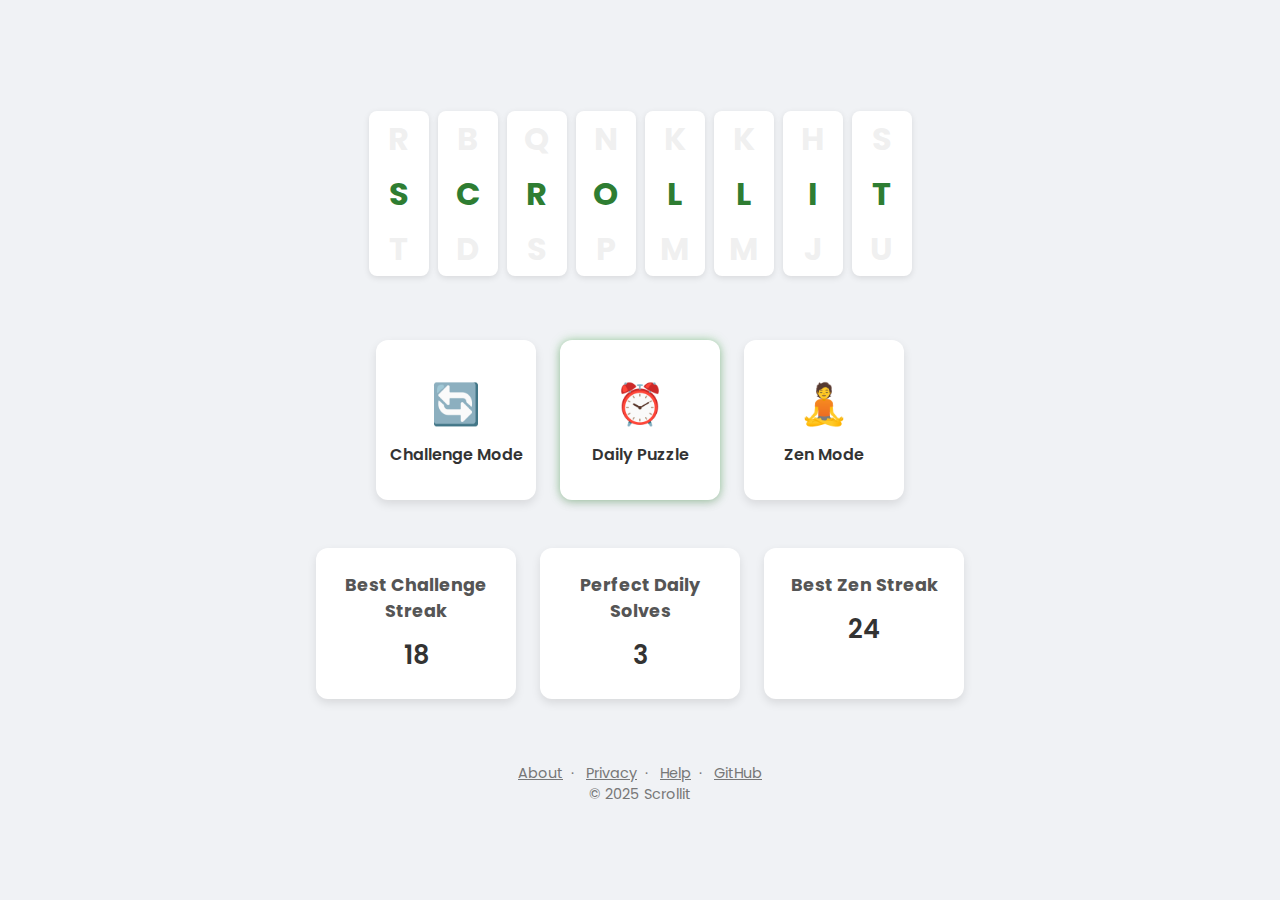
<file: index.html>
<!DOCTYPE html>
<html lang="en">
<head>
  <meta charset="UTF-8" />
  <meta name="viewport" content="width=device-width, initial-scale=1.0" />
  <title>Scrollit</title>
  <link href="https://fonts.googleapis.com/css2?family=Poppins:wght@400;600&display=swap" rel="stylesheet">
  <style>
    * { margin: 0; padding: 0; box-sizing: border-box; }
    html, body {
      width: 100%;
      height: 100%;
      font-family: 'Poppins', sans-serif;
      background: #f0f2f5;
      color: #333;
    }
    body {
      display: flex;
      flex-direction: column;
      align-items: center;
      justify-content: center;
      min-height: 100vh;
    }

    .hero {
      text-align: center;
      padding: 40px 0; /* added vertical padding */
    }

    .logo-container {
      display: flex;
      gap: 9px;
      justify-content: center;
      margin-bottom: 24px;
    }
    .letter-column {
      width: 60px;
      height: 165px;
      overflow: hidden;
      display: flex;
      flex-direction: column;
      align-items: center;
      background: #fff;
      border-radius: 8px;
      box-shadow: 0 2px 6px rgba(0,0,0,0.1);
      user-select: none;
      cursor: grab;
    }
    .letter-wrapper {
      position: relative;
      display: flex;
      flex-direction: column;
      transition: transform 0.3s ease;
    }
    .letter {
      width: 100%;
      height: 55px;
      display: flex;
      align-items: center;
      justify-content: center;
      font-weight: bold;
      font-size: 2rem;
      color: #ccc;
    }
    .letter.active.home-green {
      color: #2e7d32;
    }
    .letter-above, .letter-below {
      opacity: 0.3;
    }

    .modes {
      display: flex;
      flex-wrap: wrap;
      justify-content: center;
      align-items: center;
      gap: 24px;
      padding: 0 16px;
    }
    .mode-card {
      background: #fff;
      border-radius: 12px;
      box-shadow: 0 4px 10px rgba(0,0,0,0.1);
      width: 160px;
      height: 160px;
      display: flex;
      flex-direction: column;
      align-items: center;
      justify-content: center;
      transition: transform .2s ease, box-shadow .2s ease;
      cursor: pointer;
    }
    .mode-card:hover {
      transform: scale(1.05);
      box-shadow: 0 8px 20px rgba(0,0,0,0.15);
    }
    .mode-card.daily {
      box-shadow: 0 4px 10px rgba(0,0,0,0.1), 0 0 10px rgba(76,175,80,0.5);
    }
    .mode-card.daily:hover {
      box-shadow: 0 8px 20px rgba(0,0,0,0.15), 0 0 15px rgba(76,175,80,0.7);
    }
    .mode-icon {
      font-size: 2.5rem;
      margin-bottom: 8px;
    }
    .mode-label {
      font-size: 1rem;
      font-weight: 600;
    }

    .scores {
      display: flex;
      flex-wrap: wrap;
      justify-content: center;
      gap: 24px;
      margin-top: 48px;
      padding: 0 16px;
    }
    .score-card {
      background: #fff;
      border-radius: 12px;
      box-shadow: 0 4px 10px rgba(0,0,0,0.1);
      padding: 24px;
      width: 200px;
      text-align: center;
    }
    .score-card h3 {
      font-size: 1.1rem;
      color: #555;
      margin-bottom: 12px;
    }
    .score-card p {
      font-size: 1.6rem;
      font-weight: 600;
    }

    .footer {
      margin-top: 64px;
      margin-bottom: 24px;
      text-align: center;
      font-size: 0.9rem;
      color: #777;
    }
    .footer a {
      margin: 0 8px;
      color: #777;
      transition: color .2s ease;
    }
    .footer a:hover { color: #333; }
  </style>
</head>
<body>

  <!-- Hero with Scrolling Logo -->
  <section class="hero">
    <div id="logo-container" class="logo-container">
      <div class="letter-column" data-index="0"></div>
      <div class="letter-column" data-index="1"></div>
      <div class="letter-column" data-index="2"></div>
      <div class="letter-column" data-index="3"></div>
      <div class="letter-column" data-index="4"></div>
      <div class="letter-column" data-index="5"></div>
      <div class="letter-column" data-index="6"></div>
      <div class="letter-column" data-index="7"></div>
    </div>
  </section>

  <!-- Mode selection -->
  <section class="modes">
    <div onclick="location.href='challenge.html'" class="mode-card">
      <div class="mode-icon">🔄</div>
      <div class="mode-label">Challenge Mode</div>
    </div>
    <div onclick="location.href='daily.html'" class="mode-card daily">
      <div class="mode-icon">⏰</div>
      <div class="mode-label">Daily Puzzle</div>
    </div>
    <div onclick="location.href='zen.html'" class="mode-card">
      <div class="mode-icon">🧘</div>
      <div class="mode-label">Zen Mode</div>
    </div>
  </section>

  <!-- Scores -->
  <section class="scores">
    <div class="score-card">
      <h3>Best Challenge Streak</h3>
      <p>18</p>
    </div>
    <div class="score-card">
      <h3>Perfect Daily Solves</h3>
      <p>3</p>
    </div>
    <div class="score-card">
      <h3>Best Zen Streak</h3>
      <p>24</p>
    </div>
  </section>

  <!-- Footer -->
  <footer class="footer">
    <a href="#">About</a>·
    <a href="#">Privacy</a>·
    <a href="#">Help</a>·
    <a href="https://github.com/">GitHub</a>
    <div>© 2025 Scrollit</div>
  </footer>

  <!-- Scrolling Logo Script -->
  <script type="module" src="js/indexLogo.js"></script>
</body>
</html>
</file>
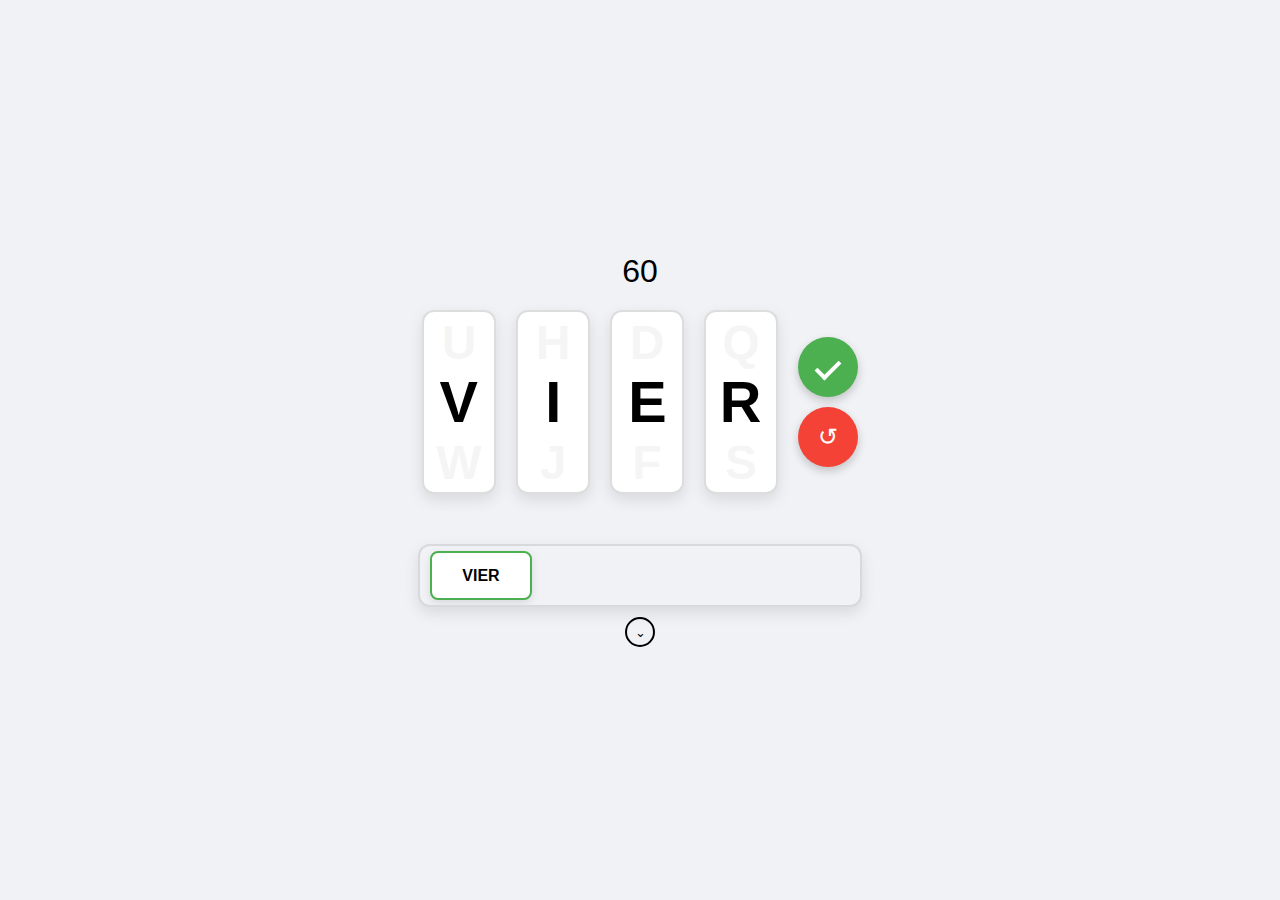
<file: challenge.html>
<!-- challenge.html -->
<!DOCTYPE html>
<html lang="en">
<head>
  <meta charset="UTF-8" />
  <meta name="viewport" content="width=device-width, initial-scale=1.0" />
  <title>Challenge Mode</title>
  <link rel="stylesheet" href="styles.css" />
</head>
<body>
  <!-- Timer Display -->
  <div id="timer-display" class="timer-display" style="display:none; font-size:2rem; margin-bottom:20px;"></div>

  <!-- Main scroller and checkmark -->
  <div class="main-container">
    <div class="container">
      <div class="letter-column" data-index="0"></div>
      <div class="letter-column" data-index="1"></div>
      <div class="letter-column" data-index="2"></div>
      <div class="letter-column" data-index="3"></div>
    </div>
    <div class="checkmark-container">
      <div id="checkmark-btn" class="checkmark-btn"></div>
      <div id="reset-btn"     class="reset-btn">↺</div>
    </div>    
  </div>

  <!-- Word Bank Section -->
  <div class="word-bank-section">
    <div id="word-bank-box" class="word-bank-box">
      <div id="word-bank" class="word-bank"></div>
    </div>
    <button id="expand-btn" class="expand-btn">⌄</button>
  </div>

  <script type="module" src="js/challengeMode.js"></script>
</body>
</html>
</file>
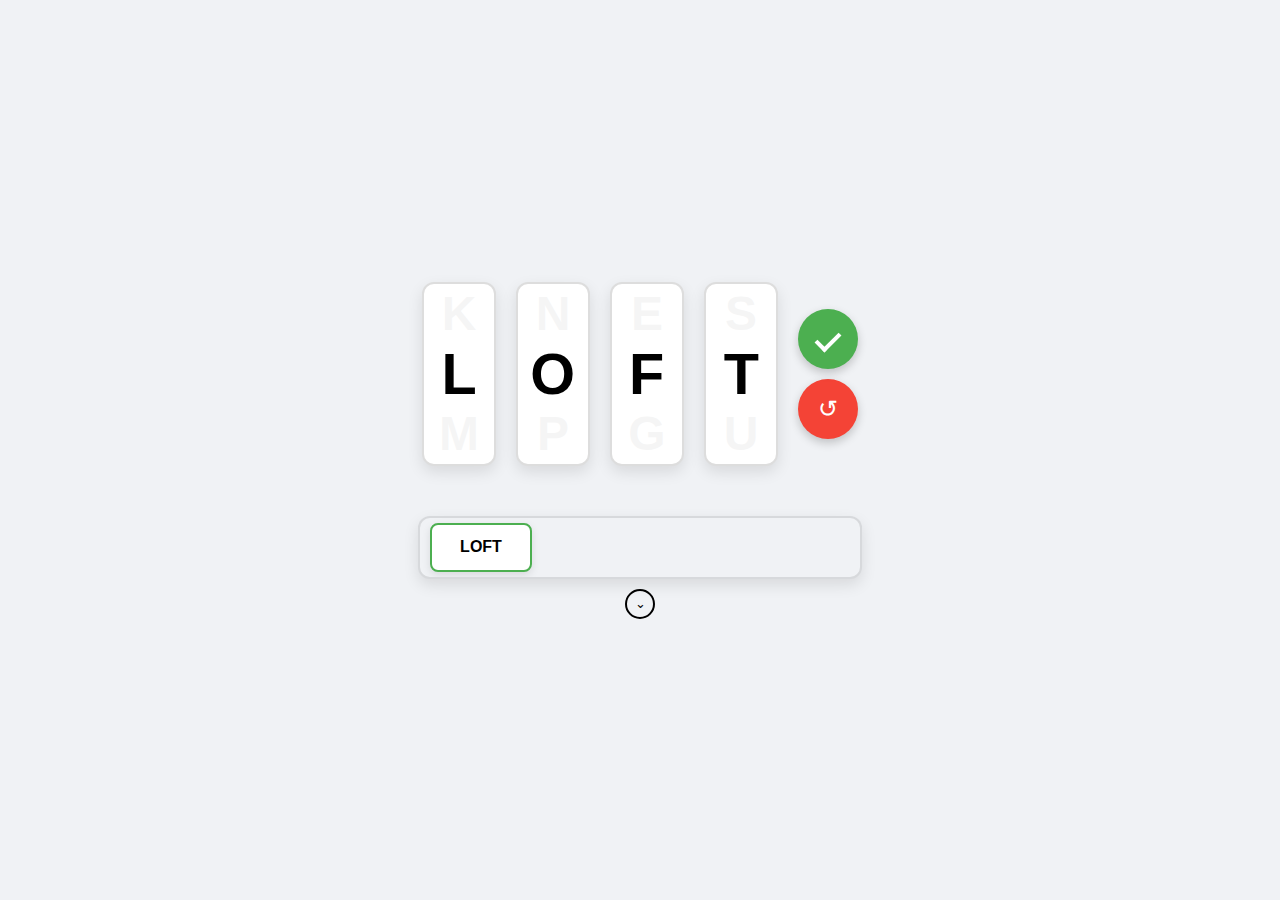
<file: zen.html>
<!-- zen.html -->
<!DOCTYPE html>
<html lang="en">
<head>
  <meta charset="UTF-8" />
  <meta name="viewport" content="width=device-width, initial-scale=1.0" />
  <title>Zen Mode</title>
  <link rel="stylesheet" href="styles.css" />
</head>
<body>
  <!-- Main scroller and checkmark -->
  <div class="main-container">
    <div class="container">
      <div class="letter-column" data-index="0"></div>
      <div class="letter-column" data-index="1"></div>
      <div class="letter-column" data-index="2"></div>
      <div class="letter-column" data-index="3"></div>
    </div>
    <div class="checkmark-container">
      <div id="checkmark-btn" class="checkmark-btn"></div>
      <div id="reset-btn"     class="reset-btn">↺</div>
    </div>    
  </div>

  <!-- Word Bank Section -->
  <div class="word-bank-section">
    <div id="word-bank-box" class="word-bank-box">
      <div id="word-bank" class="word-bank"></div>
    </div>
    <button id="expand-btn" class="expand-btn">⌄</button>
  </div>

  <script type="module" src="js/zenMode.js"></script>
</body>
</html>
</file>
<file: styles.css>
body {
    height: 100vh;
    margin: 0;
    padding: 0;
    font-family: Arial, sans-serif;
    background-color: #f0f2f5;
    display: flex;
    flex-direction: column;
    align-items: center;
    justify-content: center; /* center the scroller vertically */
}

.main-container {
    display: flex;
    align-items: center;
    gap: 20px;
    margin-bottom: 30px;
}

.container {
    display: flex;
    gap: 20px;
}

/* Letter Columns */
.letter-column {
    width: 70px;
    height: 180px;
    overflow: hidden;
    display: flex;
    flex-direction: column;
    align-items: center;
    border: 2px solid #ddd;
    border-radius: 12px;
    background: #fff;
    box-shadow: 0 6px 15px rgba(0, 0, 0, 0.1);
    cursor: grab;
    user-select: none;
    transition: border-color 0.3s ease, opacity 0.3s ease;
}

.letter-wrapper {
    position: relative;
    display: flex;
    flex-direction: column;
}

.letter {
    width: 100%;
    height: 60px;
    display: flex;
    align-items: center;
    justify-content: center;
    font-size: 3rem;
    font-weight: bold;
    color: #ccc;
    transition: transform 0.3s ease, opacity 0.3s ease;
}

.letter.active {
    color: black;
    transform: scale(1.2);
}

.letter-above, .letter-below {
    opacity: 0.2;
}

/* Visual Feedback */
.letter-column.last-used {
    border-color: #ff5e5e;
}

.letter-column.locked {
    pointer-events: none;
    opacity: 0.6;
}

/* Checkmark Button */
.checkmark-container {
    display: flex;
    flex-direction: column;
    align-items: center;
    justify-content: center;
    gap: 10px;           /* space between the two buttons */
}

.reset-btn {
    width: 60px;
    height: 60px;
    border-radius: 50%;
    background-color: #f44336; /* red */
    display: flex;
    align-items: center;
    justify-content: center;
    box-shadow: 0 4px 10px rgba(0, 0, 0, 0.2);
    cursor: pointer;
    font-size: 1.5rem;
    color: white;
    transition: background 0.2s ease, transform 0.1s ease-in-out;
}

.reset-btn:active {
    transform: scale(0.9);
    background-color: #e53935;
}


.checkmark-btn {
    width: 60px;
    height: 60px;
    border-radius: 50%;
    background-color: #4CAF50;
    display: flex;
    align-items: center;
    justify-content: center;
    box-shadow: 0 4px 10px rgba(0, 0, 0, 0.2);
    cursor: pointer;
    position: relative;
    transition: background 0.2s ease, transform 0.1s ease-in-out;
}

.checkmark-btn::before {
    content: '';
    width: 20px;
    height: 10px;
    border-left: 4px solid #fff;
    border-bottom: 4px solid #fff;
    transform: rotate(-45deg);
}

.checkmark-btn:active {
    transform: scale(0.9);
    background-color: #45A049;
}

/* Word Bank */
.word-bank-section {
    width: calc(70px * 4 + 20px * 3 + 60px + 20px);
    max-width: 500px;
    margin-top: 20px;
    display: flex;
    flex-direction: column;
    align-items: center; /* keep bank under the scroller */
}

.word-bank-box {
    display: grid;
    grid-template-columns: repeat(4, 1fr);
    gap: 5px;
    background-color: #f0f2f5;
    border: 2px solid rgba(0, 0, 0, 0.1);
    border-radius: 12px;
    padding: 5px 10px;
    box-shadow: 0 6px 15px rgba(0, 0, 0, 0.1);
    width: 100%;
    
    /* instead of height:100px: */
    max-height: 100px;       /* collapsed: only one row high */
    overflow: hidden;
    transition: max-height 0.3s ease;
}

.word-bank-box.expanded {
    /* instead of height:calc(...): */
    max-height: calc(100vh - 260px);
    overflow-y: auto;
    grid-auto-rows: 50px;
    row-gap: 10px;
}


.word-bank {
    display: contents;
}

.word-box {
    background: #ffffff;
    border: 2px solid #4CAF50;
    border-radius: 8px;
    padding: 5px 10px;
    text-align: center;
    width: 78px;
    height: 35px;
    display: flex;
    align-items: center;
    justify-content: center;
    font-weight: bold;
    box-shadow: 0 3px 8px rgba(0, 0, 0, 0.1);
}

/* Expand Button */
.expand-btn {
    width: 30px;
    height: 30px;
    border-radius: 50%;
    background-color: transparent;
    border: 2px solid black;
    color: black;
    display: flex;
    align-items: center;
    justify-content: center;
    cursor: pointer;
    margin: 10px auto 0 auto;
    transition: transform 0.3s ease;
}

.expand-btn.expanded {
    transform: rotate(180deg);
}
</file>
